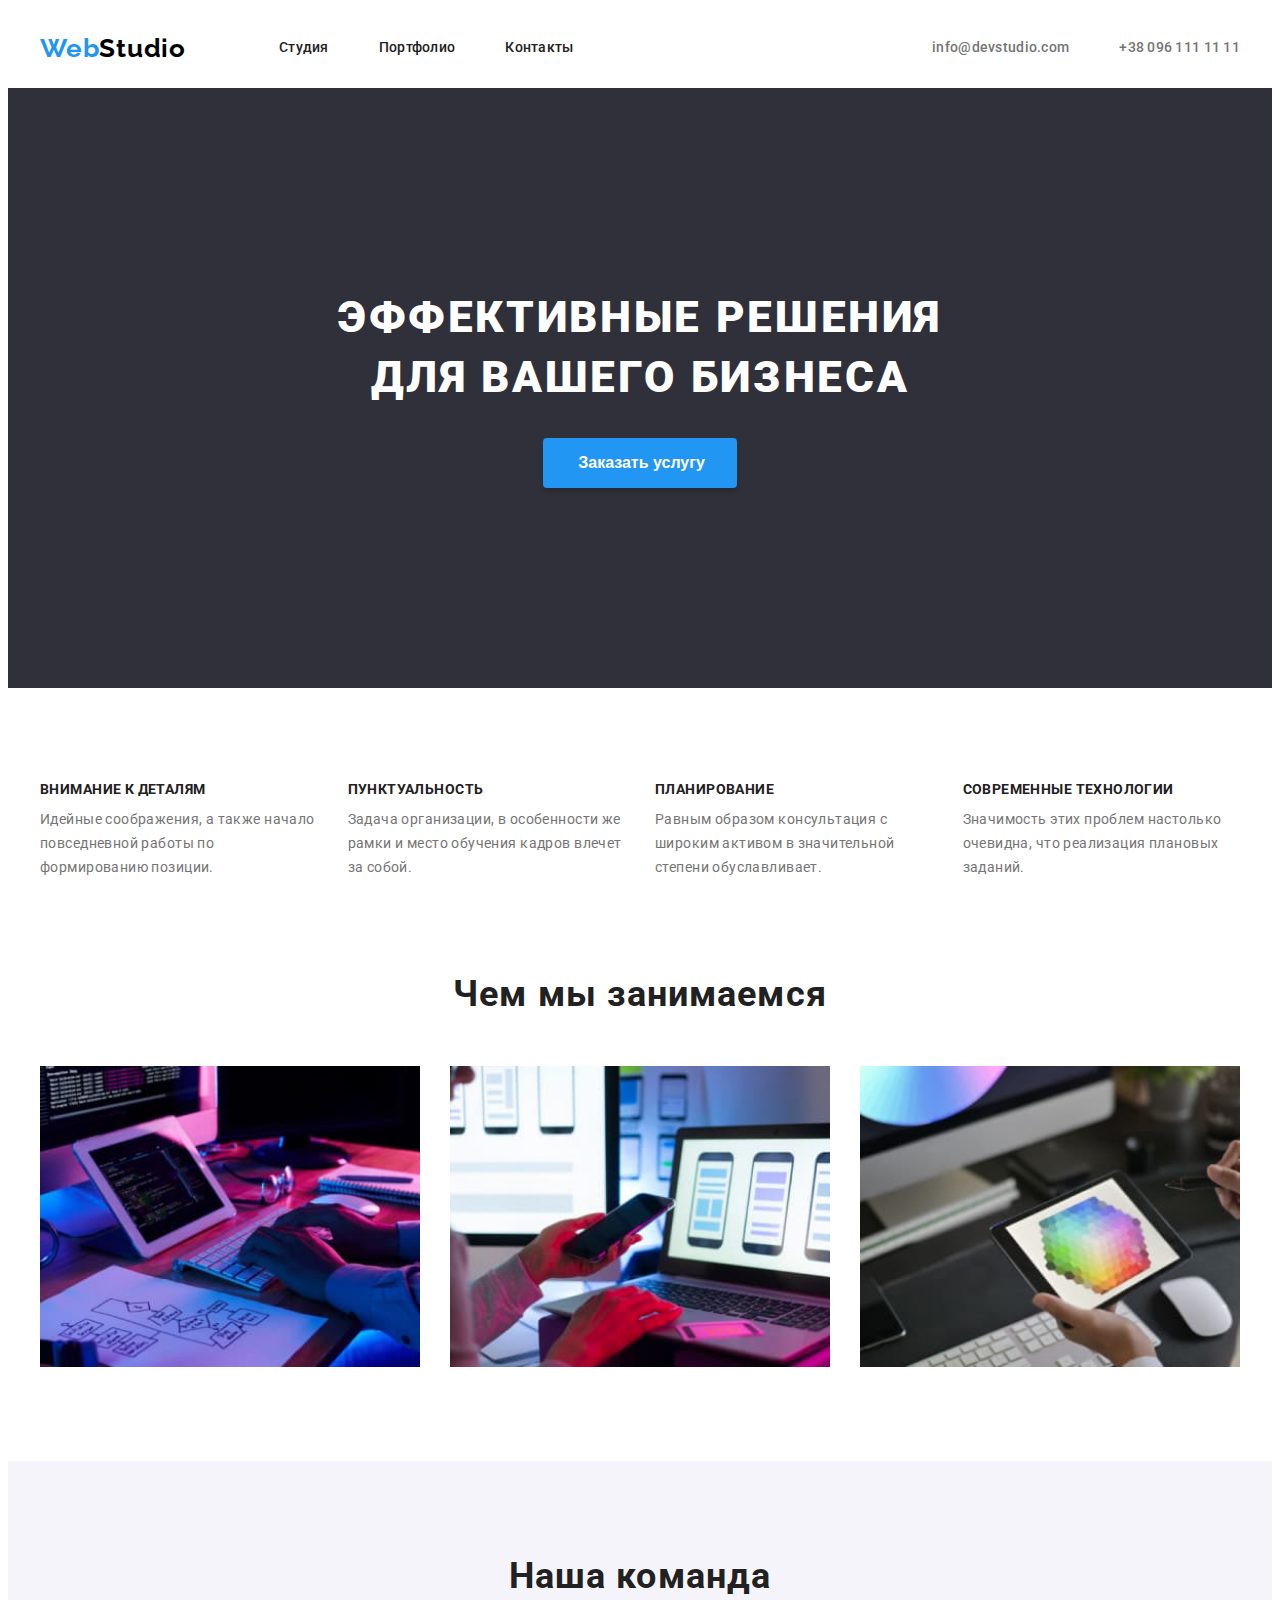
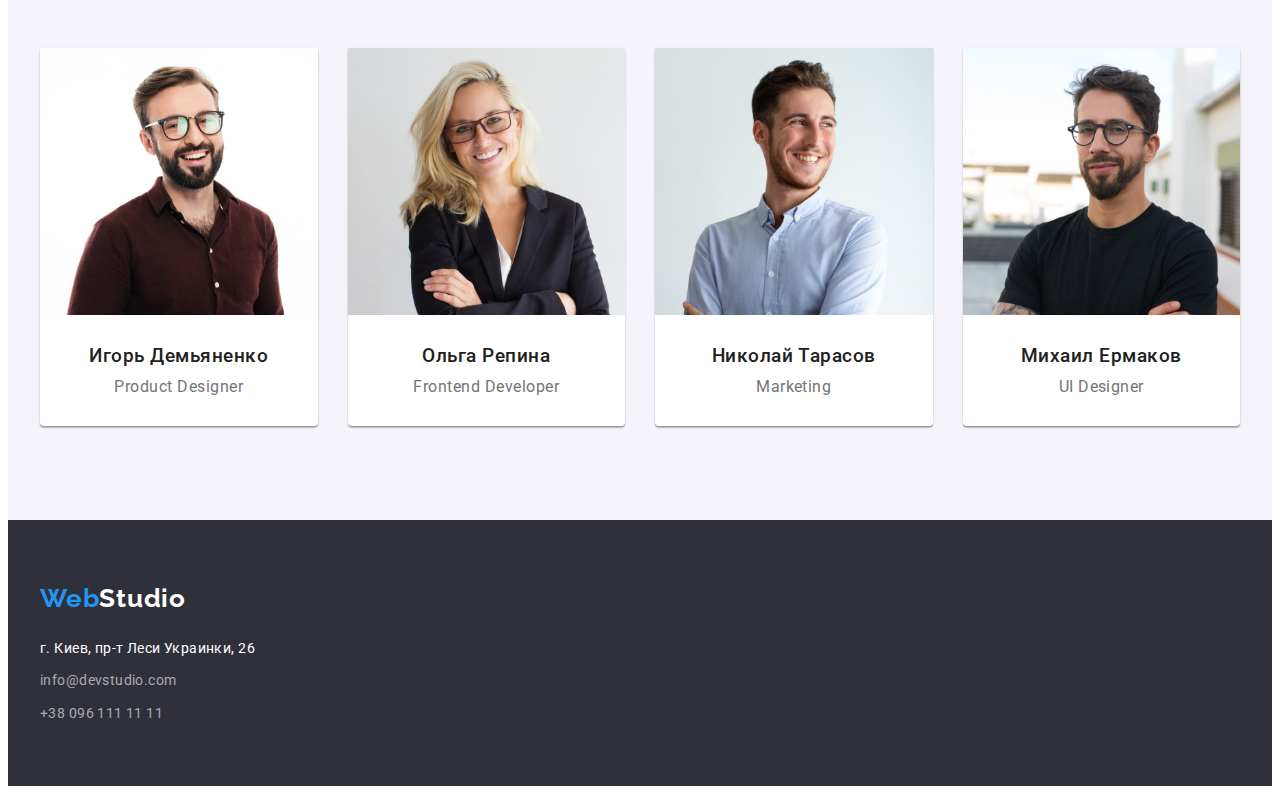
<file: index.html>
<!DOCTYPE html>
<html lang="ru">

<head>
  <meta charset="UTF-8" />
  <meta http-equiv="X-UA-Compatible" content="IE=edge" />
  <meta name="viewport" content="width=device-width, initial-scale=1.0" />
  <title>WebStudio</title>
  <link rel="preconnect" href="https://fonts.googleapis.com" />
  <link rel="preconnect" href="https://fonts.gstatic.com" crossorigin />
  <link href="https://fonts.googleapis.com/css2?family=Raleway:wght@700&family=Roboto:wght@400;500;700;900&display=swap"
    rel="stylesheet" />
  <link rel="stylesheet" href="https://cdnjs.cloudflare.com/ajax/libs/modern-normalize/1.1.0/modern-normalize.min.css"
    integrity="sha512-wpPYUAdjBVSE4KJnH1VR1HeZfpl1ub8YT/NKx4PuQ5NmX2tKuGu6U/JRp5y+Y8XG2tV+wKQpNHVUX03MfMFn9Q=="
    crossorigin="anonymous" referrerpolicy="no-referrer" />
  <link rel="stylesheet" href="css/styles.css" />
</head>

<body>
  <!--=============== HEDER ===============-->
  <header class="header">
    <div class="container container-header">
      <nav class="nav">
        <a class="logo link" href="./index.html"><span>Web</span>Studio</a>
        <ul class="menu list">
          <li class="menu-item">
            <a href="" class="menu-link link">Студия</a>
          </li>
          <li class="menu-item">
            <a href="./portfolio.html" class="menu-link link">Портфолио</a>
          </li>
          <li class="menu-item">
            <a href="" class="menu-link link">Контакты</a>
          </li>
        </ul>
      </nav>
      <ul class="head-address list">
        <li class="head-address-item">
          <a href="mailto:info@devstudio.com" class="head-address-link link">info@devstudio.com</a>
        </li>
        <li class="head-address-item">
          <a href="tel:+380961111111" class="head-address-link link">+38 096 111 11 11</a>
        </li>
      </ul>
    </div>
  </header>
  <!--=============== /HEDER ===============-->

  <main>
    <!--=============== HERO ===============-->
    <section class="hero">
      <h1 class="hero-title">Эффективные решения для вашего бизнеса</h1>
      <button type="button" class="hero-button">Заказать услугу</button>
    </section>
    <!--=============== /HERO ===============-->

    <!--=============== ABOUT ===============-->
    <section class="section">
      <div class="container">
        <h2 class="visually-hidden">Про нас</h2>
        <ul class="skills list">
          <li class="skill">
            <h3 class="skill-title">Внимание к деталям</h3>
            <p class="skill-text">
              Идейные соображения, а также начало повседневной работы по
              формированию позиции.
            </p>
          </li>
          <li class="skill">
            <h3 class="skill-title">Пунктуальность</h3>
            <p class="skill-text">
              Задача организации, в особенности же рамки и место обучения
              кадров влечет за собой.
            </p>
          </li>
          <li class="skill">
            <h3 class="skill-title">Планирование</h3>
            <p class="skill-text">
              Равным образом консультация с широким активом в значительной
              степени обуславливает.
            </p>
          </li>
          <li class="skill">
            <h3 class="skill-title">Современные технологии</h3>
            <p class="skill-text">
              Значимость этих проблем настолько очевидна, что реализация
              плановых заданий.
            </p>
          </li>
        </ul>
      </div>
    </section>
    <!--=============== /ABOUT ===============-->

    <!--=============== OUR-WORK ===============-->
    <section class="section our-works">
      <div class="container">
        <h2 class="our-works-title title">Чем мы занимаемся</h2>
        <ul class="works list">
          <li class="work">
            <img src="./images/img1sq.jpg" alt="Печатает на клавиатуре" width="370" height="294" class="work-img" />
          </li>
          <li class="work">
            <img src="./images/img2sq.jpg" alt="Телефон в левай руке, правая рука на клавиатуре " width="370"
              height="294" class="work-img" />
          </li>
          <li class="work">
            <img src="./images/img3sq.jpg" alt="Планшет в руке" width="370" height="294" class="work-img" />
          </li>
        </ul>
      </div>
    </section>
    <!--=============== /OUR-WORK ===============-->

    <!--=============== COMAND-STUDIO ===============-->
    <section class="section command-studio">
      <div class="container">
        <h2 class="command-studio-title title">Наша команда</h2>
        <ul class="command list">
          <li class="command-item">
            <img src="./images/igorsq.jpg" alt="Игорь Демьяненко" class="command-img" width="270" height="260" />
            <h3 class="command-item-name">Игорь Демьяненко</h3>
            <p class="command-item-text">Product Designer</p>
          </li>
          <li class="command-item">
            <img src="./images/olyasq.jpg" alt="Ольга Репина" class="command-img" width="270" height="260" />
            <h3 class="command-item-name">Ольга Репина</h3>
            <p class="command-item-text">Frontend Developer</p>
          </li>
          <li class="command-item">
            <img src="./images/nikolaysq.jpg" alt="Николай Тарасов" class="command-img" width="270" height="260" />
            <h3 class="command-item-name">Николай Тарасов</h3>
            <p class="command-item-text">Marketing</p>
          </li>
          <li class="command-item">
            <img src="./images/mihailsq.jpg" alt="Михаил Ермаков" class="command-img" width="270" height="260" />
            <h3 class="command-item-name">Михаил Ермаков</h3>
            <p class="command-item-text">UI Designer</p>
          </li>
        </ul>
      </div>
    </section>
    <!--=============== /COMAND-STUDIO ===============-->
  </main>

  <!--=============== FOOTER ===============-->
  <footer class="footer">
    <div class="container">
      <a href="./index.html" class="logo logo-footer link"><span>Web</span>Studio</a>
      <address class="address">
        <p class="address-text">г. Киев, пр-т Леси Украинки, 26</p>
        <ul class="list communication">
          <li class="communication-item">
            <a href="mailto:info@devstudio.com" class="address-link link">info@devstudio.com</a>
          </li>
          <li class="communication-item">
            <a href="tel:+380961111111" class="address-link link">+38 096 111 11 11</a>
          </li>
        </ul>
      </address>
    </div>
  </footer>
  <!--=============== /FOOTER ===============-->
</body>

</html>
</file>
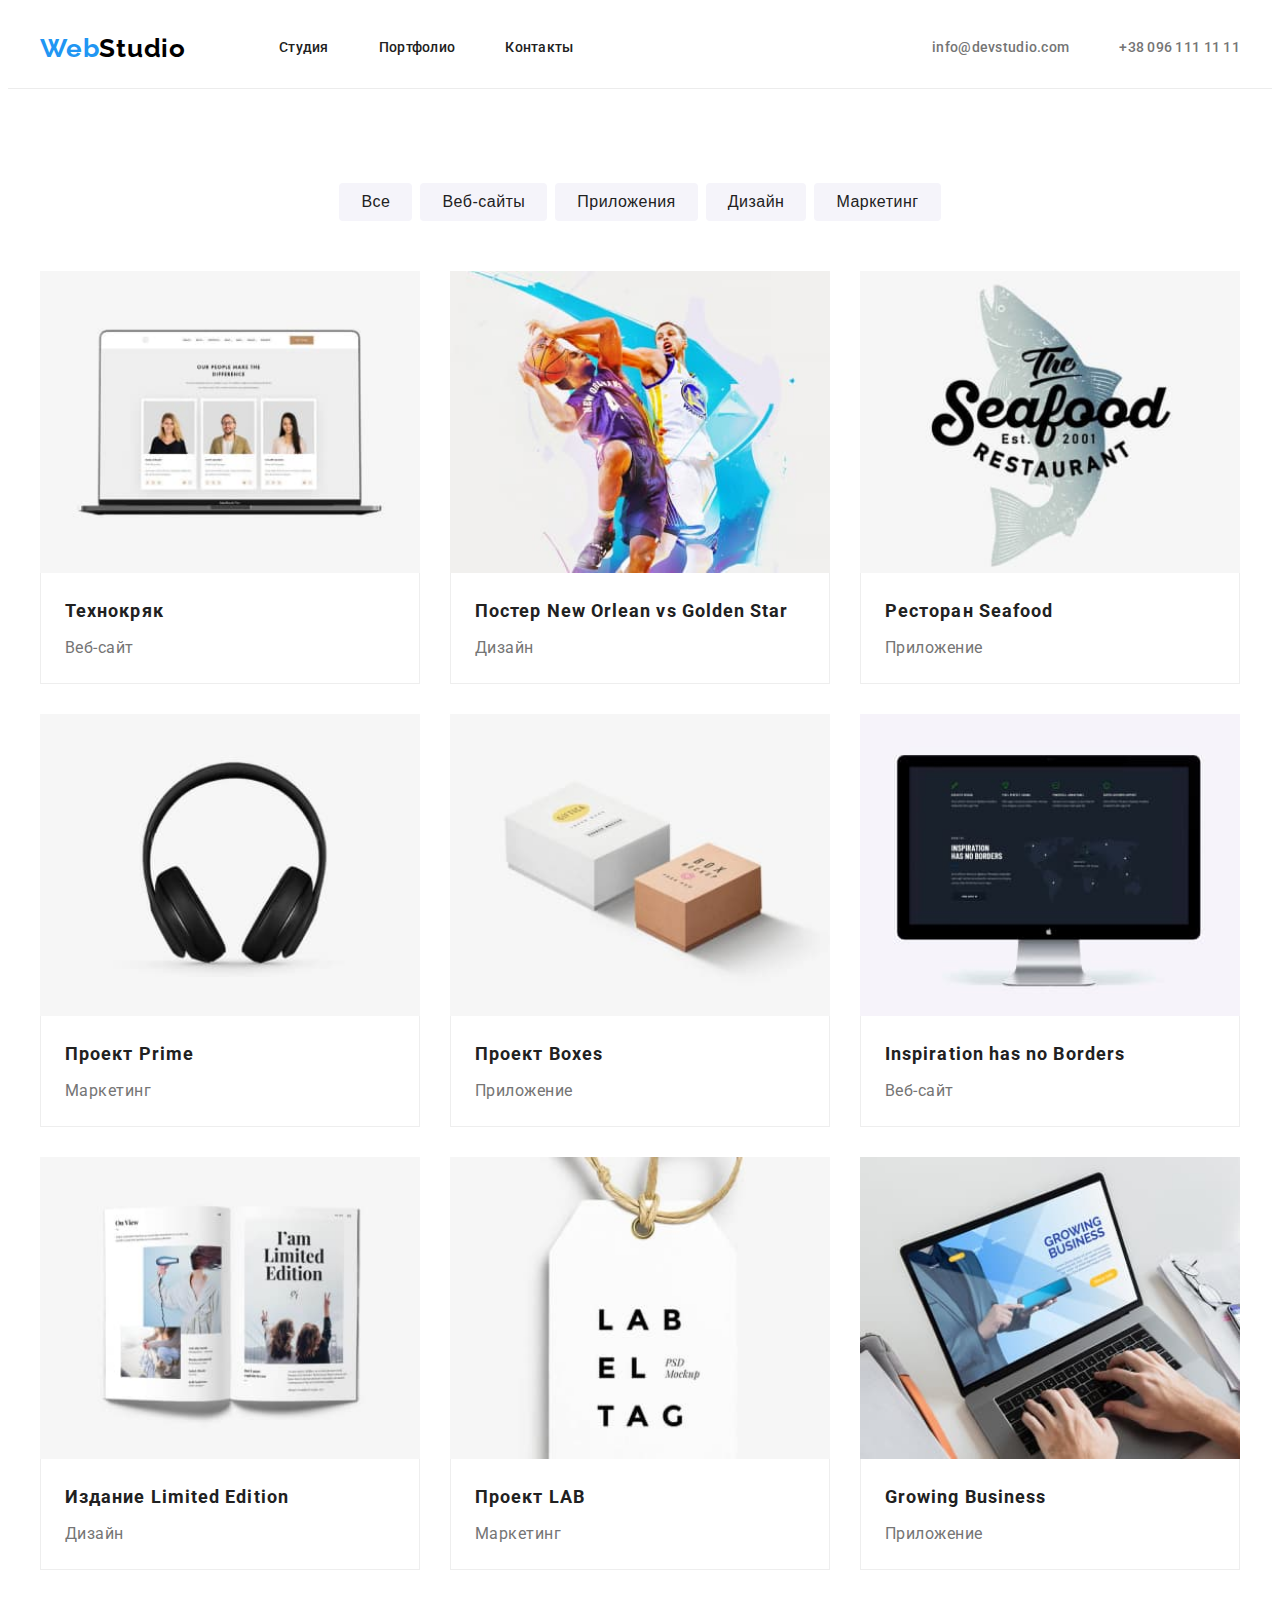
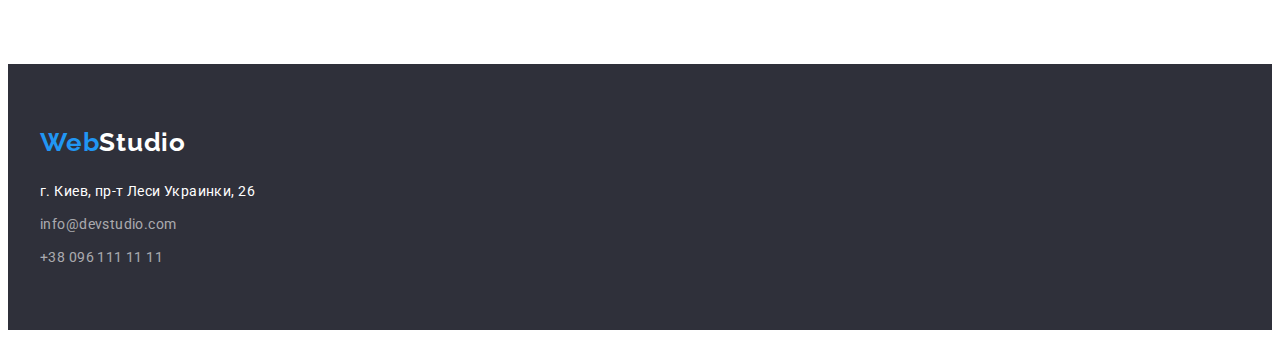
<file: portfolio.html>
<!DOCTYPE html>
<html lang="ru">

<head>
  <meta charset="UTF-8" />
  <meta http-equiv="X-UA-Compatible" content="IE=edge" />
  <meta name="viewport" content="width=device-width, initial-scale=1.0" />
  <title>>WebStudio</title>
  <link rel="preconnect" href="https://fonts.googleapis.com" />
  <link rel="preconnect" href="https://fonts.gstatic.com" crossorigin />
  <link href="https://fonts.googleapis.com/css2?family=Raleway:wght@700&family=Roboto:wght@400;500;700;900&display=swap"
    rel="stylesheet" />
  <link rel="stylesheet" href="https://cdnjs.cloudflare.com/ajax/libs/modern-normalize/1.1.0/modern-normalize.min.css"
    integrity="sha512-wpPYUAdjBVSE4KJnH1VR1HeZfpl1ub8YT/NKx4PuQ5NmX2tKuGu6U/JRp5y+Y8XG2tV+wKQpNHVUX03MfMFn9Q=="
    crossorigin="anonymous" referrerpolicy="no-referrer" />
  <link rel="stylesheet" href="css/styles.css" />
</head>

<body>
  <!--=============== HEDER ===============-->
  <header class="header">
    <div class="container container-header">
      <nav class="nav">
        <a class="logo link" href="./index.html"><span>Web</span>Studio</a>
        <ul class="menu list">
          <li class="menu-item">
            <a href="./index.html" class="menu-link link">Студия</a>
          </li>
          <li class="menu-item">
            <a href="./portfolio.html" class="menu-link link">Портфолио</a>
          </li>
          <li class="menu-item">
            <a href="" class="menu-link link">Контакты</a>
          </li>
        </ul>
      </nav>
      <ul class="head-address list">
        <li class="head-address-item">
          <a href="mailto:info@devstudio.com" class="head-address-link link">info@devstudio.com</a>
        </li>
        <li class="head-address-item">
          <a href="tel:+380961111111" class="head-address-link link">+38 096 111 11 11</a>
        </li>
      </ul>
    </div>
  </header>
  <!--=============== /HEDER ===============-->

  <main>
    <section class="section section-portfolio">
      <div class="container">
        <h1 class="visually-hidden">Портфолио</h1>

        <!--=============== FILTERS ===============-->
        <ul class="filters list">
          <li class="filter">
            <button type="button" class="filter-button">Все</button>
          </li>
          <li class="filter">
            <button type="button" class="filter-button">Веб-сайты</button>
          </li>
          <li class="filter">
            <button type="button" class="filter-button">Приложения</button>
          </li>
          <li class="filter">
            <button type="button" class="filter-button">Дизайн</button>
          </li>
          <li class="filter">
            <button type="button" class="filter-button">Маркетинг</button>
          </li>
        </ul>
        <!--=============== /FILTERS ===============-->

        <!--=============== PORTFOLIO ===============-->
        <ul class="portfolio list">
          <li class="portfolio-item">
            <a href="" class="portfolio-link link">
              <img src="./images/portfolio/portfolio-1.jpg" alt="Ноутбу с сайтом" width="370" height="294"
                class="portfolio-img" />
              <div class="porfolio-text-body">
                <h2 class="portfolio-name">Технокряк</h2>
                <p class="portfolio-text">Веб-сайт</p>
              </div>
            </a>
          </li>
          <li class="portfolio-item">
            <a href="" class="portfolio-link link">
              <img src="./images/portfolio/portfolio-2.jpg" alt="Постер New Orlean vs Golden Star" width="370"
                height="294" class="portfolio-img" />
              <div class="porfolio-text-body">
                <h2 class="portfolio-name">Постер New Orlean vs Golden Star</h2>
                <p class="portfolio-text">Дизайн</p>
              </div>
            </a>
          </li>
          <li class="portfolio-item">
            <a href="" class="portfolio-link link">
              <img src="./images/portfolio/portfolio-3.jpg" alt="Логотип ресторана  Seafood" width="370" height="294"
                class="portfolio-img" />
              <div class="porfolio-text-body">
                <h2 class="portfolio-name">Ресторан Seafood</h2>
                <p class="portfolio-text">Приложение</p>
              </div>
            </a>
          </li>
          <li class="portfolio-item">
            <a href="" class="portfolio-link link">
              <img src="./images/portfolio/portfolio-4.jpg" alt="Наушники" width="370" height="294"
                class="portfolio-img" />
              <div class="porfolio-text-body">
                <h2 class="portfolio-name">Проект Prime</h2>
                <p class="portfolio-text">Маркетинг</p>
              </div>
            </a>
          </li>
          <li class="portfolio-item">
            <a href="" class="portfolio-link link">
              <img src="./images/portfolio/portfolio-5.jpg" alt="Коробочки" width="370" height="294"
                class="portfolio-img" />
              <div class="porfolio-text-body">
                <h2 class="portfolio-name">Проект Boxes</h2>
                <p class="portfolio-text">Приложение</p>
              </div>
            </a>
          </li>
          <li class="portfolio-item">
            <a href="" class="portfolio-link link">
              <img src="./images/portfolio/portfolio-6.jpg" alt="Компьютер с сайтом" width="370" height="294"
                class="portfolio-img" />
              <div class="porfolio-text-body">
                <h2 class="portfolio-name">Inspiration has no Borders</h2>
                <p class="portfolio-text">Веб-сайт</p>
              </div>
            </a>
          </li>
          <li class="portfolio-item">
            <a href="" class="portfolio-link link">
              <img src="./images/portfolio/portfolio-7.jpg" alt="Книга" width="370" height="294"
                class="portfolio-img" />
              <div class="porfolio-text-body">
                <h2 class="portfolio-name">Издание Limited Edition</h2>
                <p class="portfolio-text">Дизайн</p>
              </div>
            </a>
          </li>
          <li class="portfolio-item">
            <a href="" class="portfolio-link link">
              <img src="./images/portfolio/portfolio-8.jpg" alt="Бирка" width="370" height="294"
                class="portfolio-img" />
              <div class="porfolio-text-body">
                <h2 class="portfolio-name">Проект LAB</h2>
                <p class="portfolio-text">Маркетинг</p>
              </div>
            </a>
          </li>
          <li class="portfolio-item">
            <a href="" class="portfolio-link link">
              <img src="./images/portfolio/portfolio-9.jpg" alt="Печатает на ноутбуке" width="370" height="294"
                class="portfolio-img" />
              <div class="porfolio-text-body">
                <h2 class="portfolio-name">Growing Business</h2>
                <p class="portfolio-text">Приложение</p>
              </div>
            </a>
          </li>
        </ul>
        <!--=============== /PORTFOLIO ===============-->
    </section>
    </div>
  </main>

  <!--=============== FOOTER ===============-->
  <footer class="footer">
    <div class="container">
      <a href="./index.html" class="logo logo-footer link"><span>Web</span>Studio</a>
      <address class="address">
        <p class="address-text">г. Киев, пр-т Леси Украинки, 26</p>
        <ul class="list communication">
          <li class="communication-item">
            <a href="mailto:info@devstudio.com" class="address-link link">info@devstudio.com</a>
          </li>
          <li class="communication-item">
            <a href="tel:+380961111111" class="address-link link">+38 096 111 11 11</a>
          </li>
        </ul>
      </address>
    </div>
  </footer>
  <!--=============== /FOOTER ===============-->
</body>

</html>
</file>
<file: css/styles.css>
:root {
  --text-color: #757575;
  --text-color-accent: #212121;
  --color-logo-accent: #2196f3;
  --text-color-hover: #2196f3;
  --text-font: Roboto, sens-sarif;
}

h1,
h2,
h3,
h4,
h4,
h5,
h6,
p {
  margin-top: 0;
  margin-bottom: 0;
}

ul,
ol {
  margin-top: 0;
  margin-bottom: 0;
  padding-left: 0;
}

img {
  display: block;
}

body {
  color: var(--text-color);
  font-family: var(--text-font);
  font-size: 14px;
}

.visually-hidden {
  position: absolute;
  width: 1px;
  height: 1px;
  margin: -1px;
  border: 0;
  padding: 0;
  white-space: nowrap;
  clip-path: inset(100%);
  clip: rect(0 0 0 0);
  overflow: hidden;
}

.title {
  margin-block-start: 0;
  margin-block-end: 0;

  font-weight: 700;
  font-size: 36px;
  line-height: 1.17;
  text-align: center;
  letter-spacing: 0.03em;
  color: var(--text-color-accent);
}

.list {
  list-style: none;
}

.section {
  padding-top: 94px;
  padding-bottom: 94px;
}

.container {
  max-width: 1200px;
  margin-left: auto;
  margin-right: auto;
  padding-left: 15px;
  padding-right: 15px;
}

.link {
  text-decoration: none;
}

/*=============== HEADER ===============*/
.container-header {
  display: flex;
  align-items: center;
}

.nav {
  display: flex;
  align-items: center;
}

.logo {
  margin-right: 93px;

  font-family: Raleway, sans-serif;
  font-weight: 700;
  font-size: 26px;
  line-height: 1.4;
  letter-spacing: 0.03em;
  color: #000000;
}

.logo span {
  color: var(--color-logo-accent);
}

.menu {
  display: flex;
  column-gap: 50px;
}

.menu-link {
  display: inline-block;
  padding-top: 32px;
  padding-bottom: 32px;

  font-weight: 500;
  line-height: 1.14;
  letter-spacing: 0.02em;
  color: var(--text-color-accent);
}

.menu-link:hover,
.menu-link:focus {
  color: var(--text-color-hover);
}

.head-address {
  display: flex;
  column-gap: 50px;
  margin-left: auto;
}

.head-address-link {
  display: inline-block;
  padding-top: 32px;
  padding-bottom: 32px;

  font-weight: 500;
  line-height: 1.14;
  letter-spacing: 0.02em;
  color: var(--text-color);
}

.head-address-link:hover,
.head-address-link:focus {
  color: var(--text-color-hover);
}

/* =============== /HEADER =============== */

/*--------------------------------INDEX MAIN--------------------------------*/

/*=============== HERO ===============*/
.hero {
  padding-top: 200px;
  padding-bottom: 200px;

  background-color: #2f303a; /*щоб було видно білий текст*/
}

.hero-title {
  max-width: 700px;
  margin-right: auto;
  margin-left: auto;
  margin-bottom: 30px;

  font-weight: 900;
  font-size: 44px;
  line-height: 1.36;
  text-align: center;
  letter-spacing: 0.06em;
  text-transform: uppercase;
  color: #ffffff;
}

.hero-button {
  display: block;
  margin-right: auto;
  margin-left: auto;
  padding-top: 10px;
  padding-right: 32px;
  padding-bottom: 10px;
  padding-left: 35px;

  font-weight: 700;
  font-size: 16px;
  line-height: 1.88;
  cursor: pointer;
  box-shadow: 0px 4px 4px rgba(0, 0, 0, 0.15);
  border: 0;
  border-radius: 4px;
  background-color: var(--color-logo-accent);
  color: #ffffff;
}

.hero-button:hover,
.hero-button:focus {
  background-color: #188ce8;
}
/*=============== /HERO ===============*/

/*=============== ABOUT ===============*/
.skills {
  display: flex;
  column-gap: 30px;
}

.skill {
  width: calc((100% - 90px) / 4);
}

.skill-title {
  margin-bottom: 10px;

  font-size: 14px;
  font-weight: 700;
  line-height: 1.14;
  letter-spacing: 0.03em;
  text-transform: uppercase;
  color: var(--text-color-accent);
}

.skill-text {
  line-height: 1.71;
  letter-spacing: 0.03em;
}
/*=============== /ABOUT ===============*/

/*=============== OUR WORKS ===============*/
.section.our-works {
  padding-top: 0;
}

.our-works-title {
  margin-bottom: 50px;
}

.works {
  display: flex;
  column-gap: 30px;
}

.work {
  width: calc((100% - 60px) / 3);
}

.work-img {
  width: 100%;
  height: auto;
}
/*=============== /OUR WORKS ===============*/

/*=============== COMAND-STUDIO ===============*/
.section.command-studio {
  background-color: #f5f4fa;
}

.command-studio-title {
  margin-bottom: 50px;
}

.command {
  display: flex;
  column-gap: 30px;

  font-size: 16px;
  line-height: 1.19;
  text-align: center;
  letter-spacing: 0.03em;
}

.command-item {
  width: calc((100% - 90px) / 4);
  padding-bottom: 30px;

  box-shadow: 0px 1px 3px rgba(0, 0, 0, 0.12), 0px 1px 1px rgba(0, 0, 0, 0.14),
    0px 2px 1px rgba(0, 0, 0, 0.2);
  border-radius: 0px 0px 4px 4px;
  background-color: #ffffff;
}

.command-img {
  width: 100%;
  height: auto;
  margin-bottom: 30px;
}

.command-item-name {
  margin-bottom: 10px;

  font-weight: 500;
  color: var(--text-color-accent);
}
/*=============== /COMAND-STUDIO ===============*/

/*-------------------------------- /INDEX MAIN --------------------------------*/

/*-------------------------------- PORTFOLIO MAIN -----------------------------*/
/*============== FILTERS =============*/
.section-portfolio {
  border-top: 1px solid #ececec;
}

.filters {
  display: flex;
  justify-content: center;
  margin-bottom: 50px;
  column-gap: 8px;
}

.filter-button {
  padding-top: 6px;
  padding-left: 22px;
  padding-bottom: 6px;
  padding-right: 22px;

  font-weight: 500;
  font-size: 16px;
  line-height: 1.62;
  text-align: center;
  letter-spacing: 0.03em;
  cursor: pointer;
  color: var(--text-color-accent);

  border: none;
  border-radius: 4px;
  background-color: #f5f4fa;
}

.filter-button:hover,
.filter-button:focus {
  color: #ffffff;
  background-color: #2196f3;
  box-shadow: 0px 3px 1px rgba(0, 0, 0, 0.1), 0px 1px 2px rgba(0, 0, 0, 0.08),
    0px 2px 2px rgba(0, 0, 0, 0.12);
}
/*============== /FILTERS =============*/

/*============== PORTFOLIO ==============*/
.portfolio {
  display: flex;
  flex-wrap: wrap;
  gap: 30px;
}

.portfolio-item {
  width: calc((100% - 60px) / 3);
}

.portfolio-img {
  width: 100%;
  height: auto;
}

.porfolio-text-body {
  padding-top: 20px;
  padding-left: 24px;
  padding-right: 24px;
  padding-bottom: 20px;
  border-left: 1px solid #eeeeee;
  border-bottom: 1px solid #eeeeee;
  border-right: 1px solid #eeeeee;
}

.portfolio-name {
  margin-bottom: 4px;

  font-weight: 700;
  font-size: 18px;
  line-height: 2;
  letter-spacing: 0.06em;
  color: var(--text-color-accent);
}

.portfolio-text {
  font-size: 16px;
  line-height: 1.88;
  letter-spacing: 0.03em;
  color: var(--text-color);
}

/*============== /PORTFOLIO ==============*/
/*-------------------------------- PORTFOLIO MAIN -----------------------------*/

/*------ ------------------------- FOOTER -------------------------*/
.footer {
  padding-top: 60px;
  padding-bottom: 60px;

  background-color: #2f303a;
}

.logo.logo-footer {
  display: inline-block;
  margin-bottom: 20px;
  margin-right: 0;

  color: #ffffff;
}
.address {
  line-height: 1.71;
  letter-spacing: 0.03em;
  font-style: normal;
  color: #ffffff;
}

.address-text {
  margin-bottom: 9px;
}

.address-link {
  display: inline-block;
  color: rgba(255, 255, 255, 0.6);
}

.communication-item:not(:last-child) {
  margin-bottom: 9px;
}
.address-link:hover,
.address-link:focus {
  color: rgb(255, 255, 255);
}
</file>
